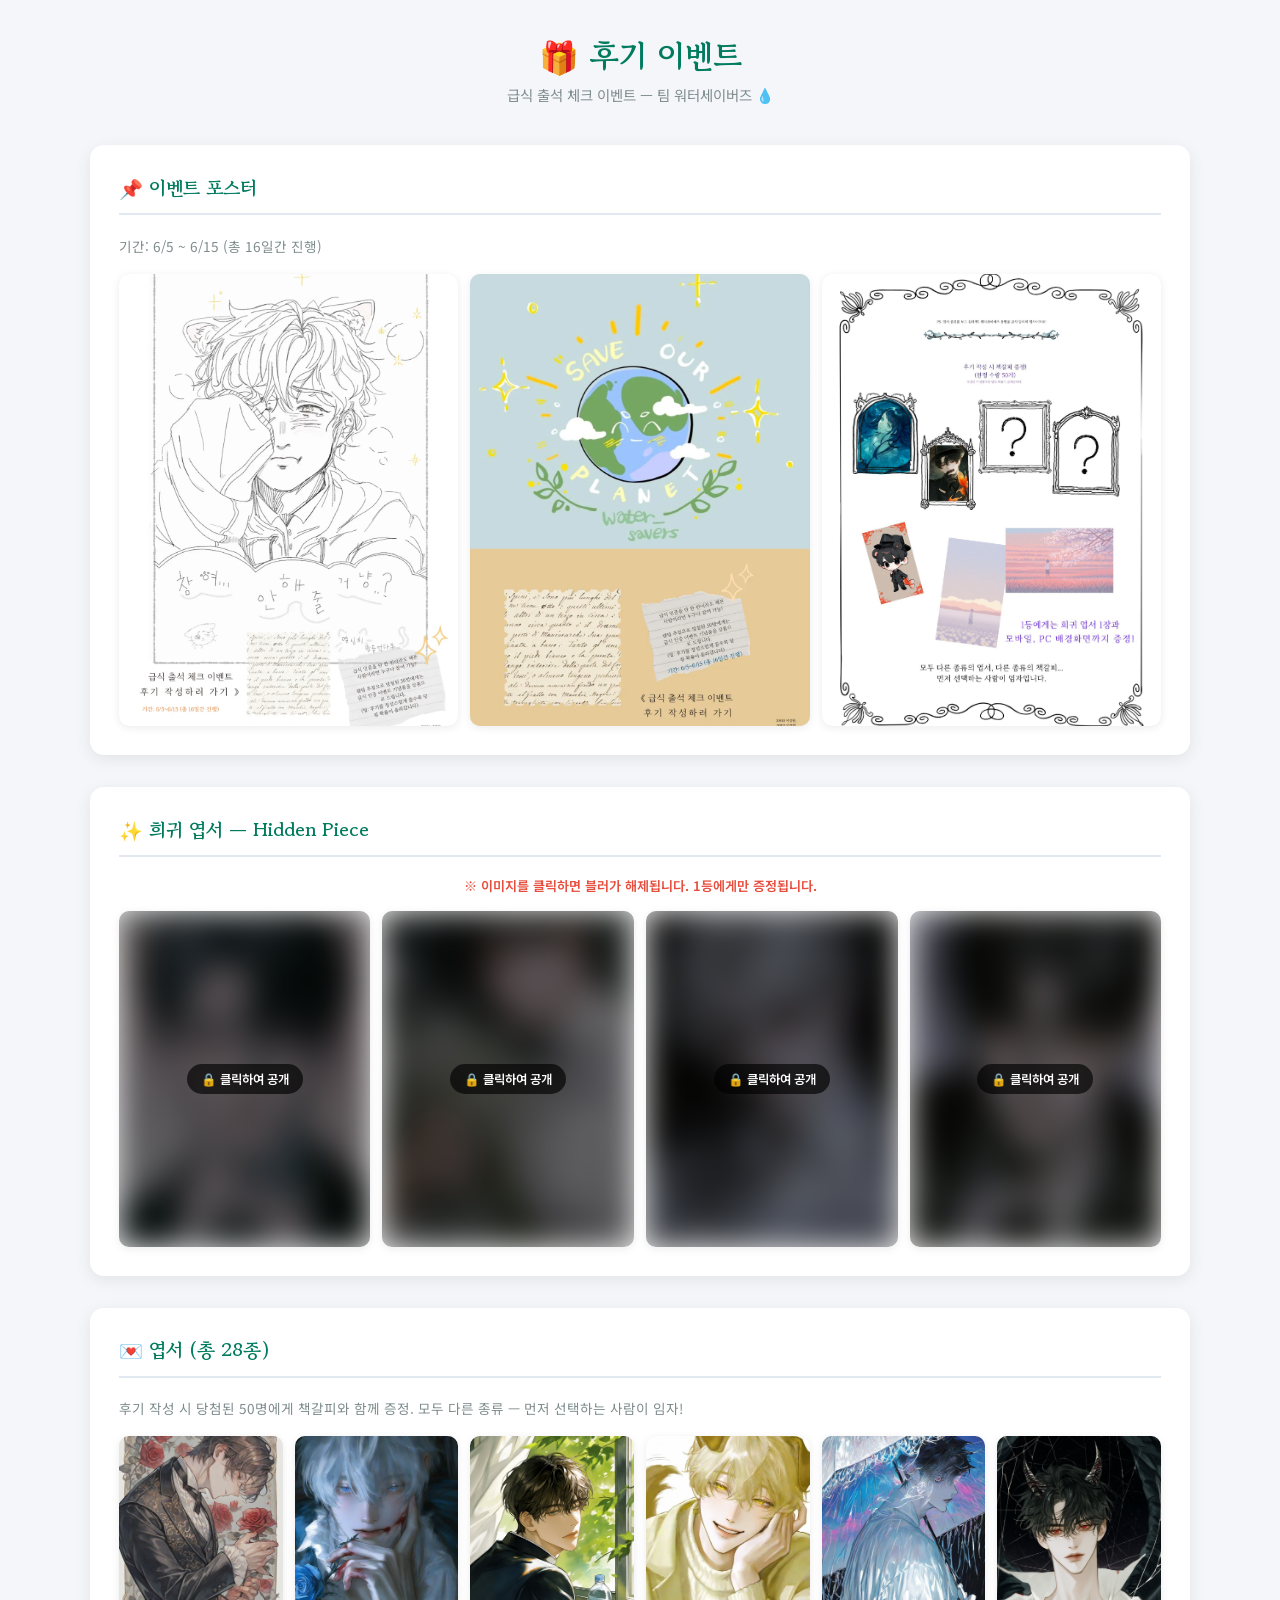
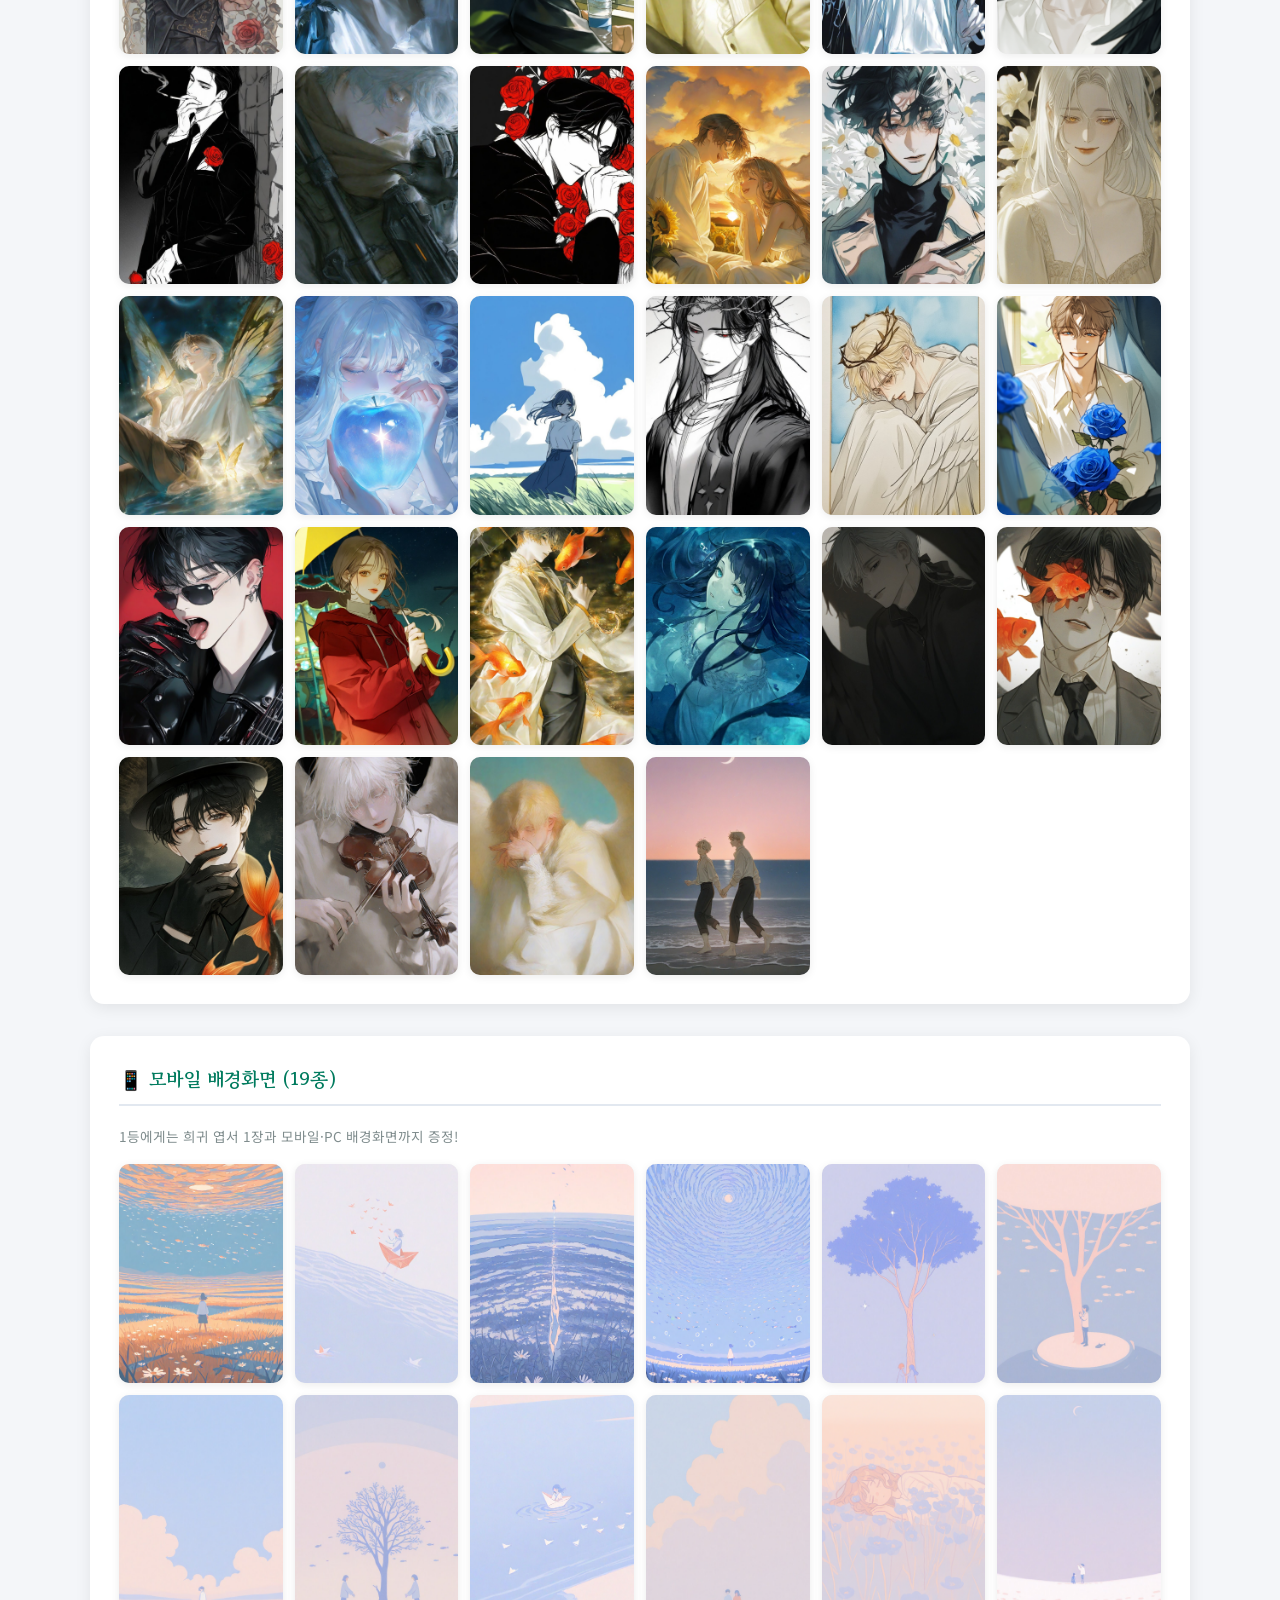
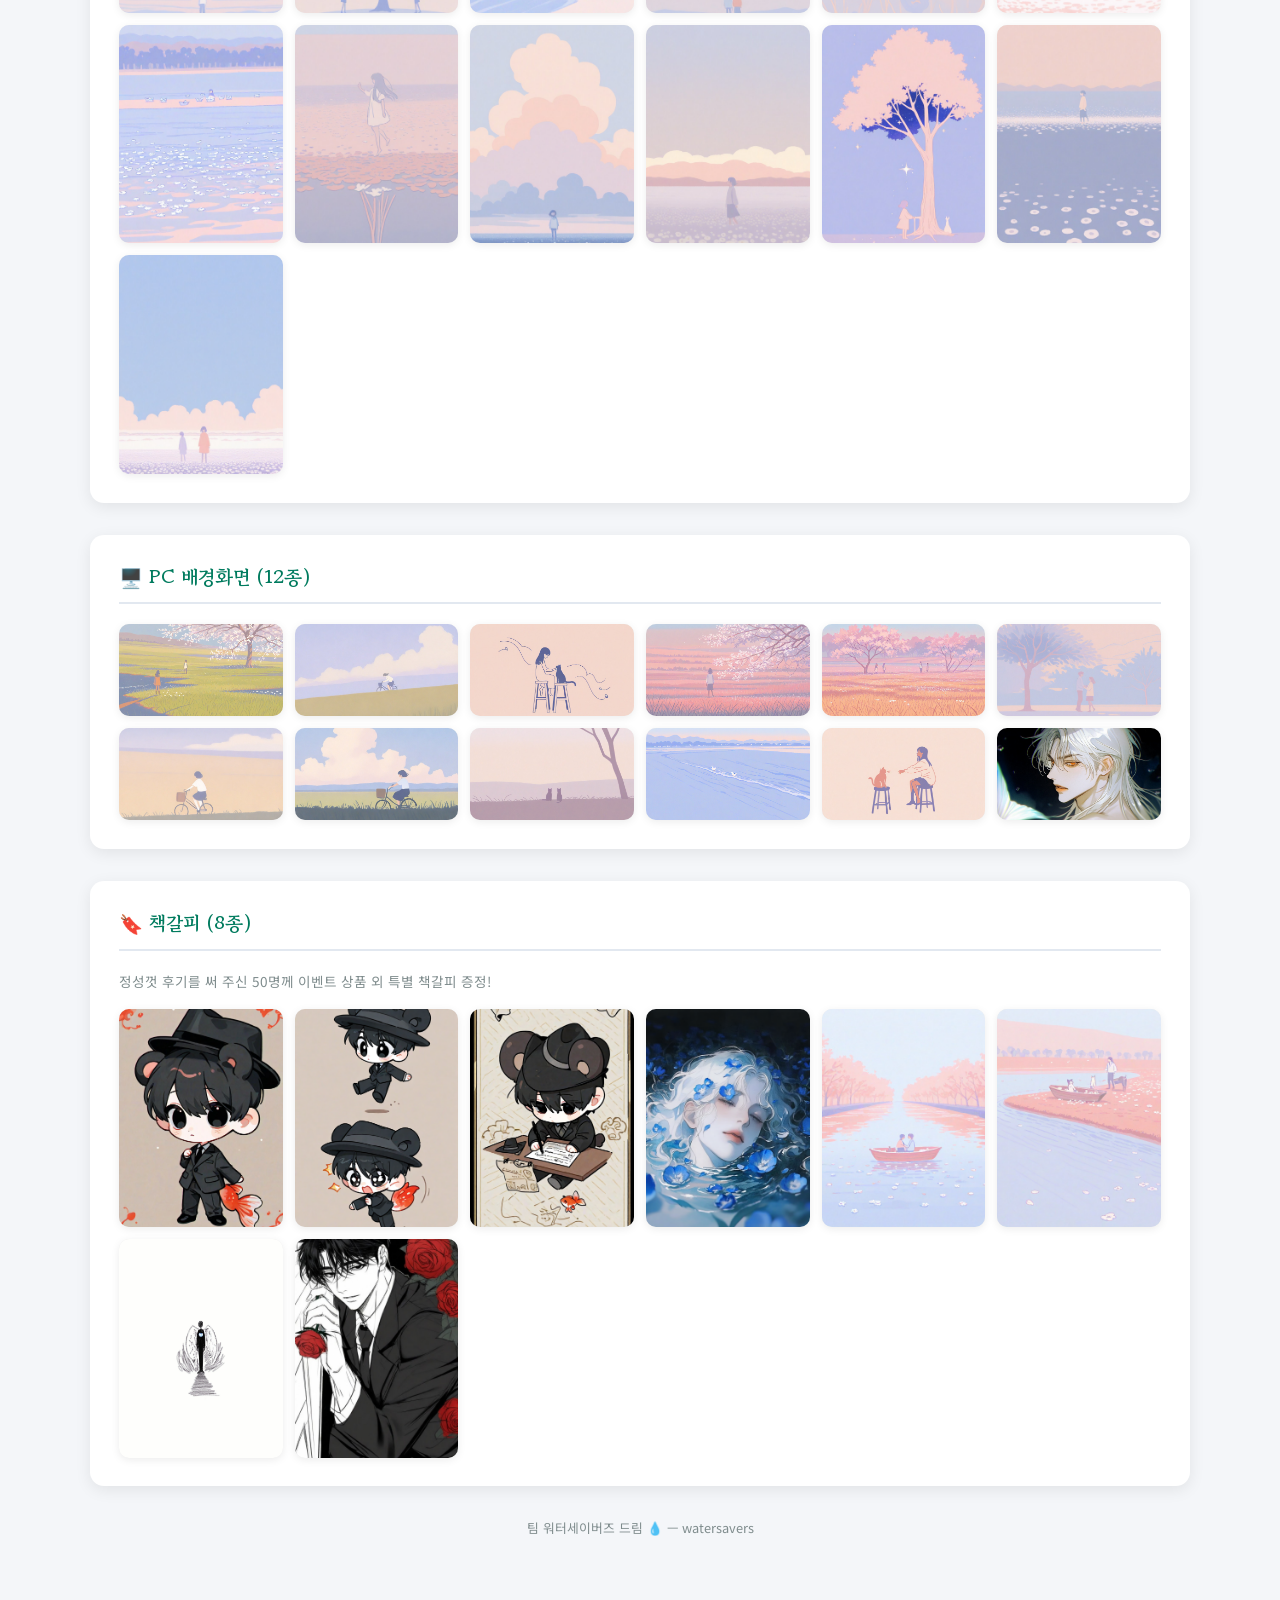
<file: event_notice.html>
<!DOCTYPE html>
<html lang="ko">
<head>
  <meta charset="UTF-8"/>
  <meta name="viewport" content="width=device-width, initial-scale=1.0"/>
  <title>후기 이벤트 — 워터세이버즈</title>
  <link href="https://fonts.googleapis.com/css2?family=Gowun+Batang:wght@400;700&family=Noto+Sans+KR:wght@400;600;700&display=swap" rel="stylesheet"/>
  <style>
    :root {
      --bg:        #f4f6f9;
      --card:      #ffffff;
      --primary:   #007b5e;
      --primary-bg:rgba(0,123,94,0.08);
      --accent:    #e74c3c;
      --text:      #2c3e50;
      --text-sub:  #7f8c8d;
      --border:    #e2e8f0;
      --shadow:    0 4px 16px rgba(0,0,0,0.08);
      --radius:    14px;
    }
    *, *::before, *::after { box-sizing: border-box; margin: 0; padding: 0; }
    body {
      font-family: 'Noto Sans KR', sans-serif;
      background: var(--bg);
      color: var(--text);
      padding: 2rem 1rem 4rem;
    }
    .container { max-width: 1100px; margin: 0 auto; }

    /* 헤더 */
    .page-header { text-align: center; margin-bottom: 2.5rem; }
    .page-header h1 {
      font-family: 'Gowun Batang', serif;
      font-size: 2rem; color: var(--primary);
      margin-bottom: 0.4rem;
    }
    .page-header p { color: var(--text-sub); font-size: 0.9rem; }

    /* 섹션 카드 */
    .section {
      background: var(--card);
      border-radius: var(--radius);
      padding: 1.8rem;
      margin-bottom: 2rem;
      box-shadow: var(--shadow);
    }
    .section-title {
      font-family: 'Gowun Batang', serif;
      font-size: 1.2rem; font-weight: 700;
      color: var(--primary);
      margin-bottom: 1.2rem;
      padding-bottom: 0.7rem;
      border-bottom: 2px solid var(--border);
      display: flex; align-items: center; gap: 0.5rem;
    }
    .section-desc {
      font-size: 0.85rem; color: var(--text-sub);
      margin-bottom: 1rem; line-height: 1.7;
    }

    /* 그리드 */
    .grid {
      display: grid;
      grid-template-columns: repeat(auto-fill, minmax(160px, 1fr));
      gap: 12px;
    }
    .grid-lg  { grid-template-columns: repeat(auto-fill, minmax(260px, 1fr)); }
    .grid-xl  { grid-template-columns: repeat(auto-fill, minmax(220px, 1fr)); }

    /* 이미지 래퍼 */
    .img-wrapper {
      position: relative;
      overflow: hidden;
      border-radius: 10px;
      aspect-ratio: 3/4;
      background: #eee;
      box-shadow: 0 2px 8px rgba(0,0,0,0.08);
      transition: transform 0.25s, box-shadow 0.25s;
    }
    .img-wrapper:hover { transform: translateY(-3px); box-shadow: 0 8px 24px rgba(0,0,0,0.14); }
    .img-wrapper.landscape { aspect-ratio: 16/9; }
    .img-wrapper.square    { aspect-ratio: 1/1;  }
    .img-wrapper img {
      width: 100%; height: 100%;
      object-fit: cover;
      display: block;
      transition: transform 0.3s;
    }
    .img-wrapper:hover img { transform: scale(1.04); }

    /* 히든 피스 */
    .hidden-piece { cursor: pointer; }
    .hidden-piece img {
      filter: blur(16px) brightness(0.4);
      transition: filter 0.5s ease;
    }
    .hidden-piece.revealed img { filter: none; }
    .hidden-piece::after {
      content: '🔒 클릭하여 공개';
      position: absolute; top: 50%; left: 50%;
      transform: translate(-50%, -50%);
      background: rgba(0,0,0,0.65);
      color: #fff; font-size: 0.78rem; font-weight: 600;
      padding: 6px 14px; border-radius: 20px;
      pointer-events: none;
      transition: opacity 0.3s;
      white-space: nowrap;
    }
    .hidden-piece.revealed::after { opacity: 0; }

    /* 히든 배지 */
    .hidden-badge {
      text-align: center;
      font-size: 0.82rem; color: var(--accent);
      font-weight: 600; margin-bottom: 1rem;
    }

    /* 푸터 */
    .footer {
      text-align: center; color: var(--text-sub);
      font-size: 0.8rem; margin-top: 2rem;
    }

    @media(max-width: 600px) {
      .grid    { grid-template-columns: repeat(2, 1fr); }
      .grid-lg { grid-template-columns: repeat(1, 1fr); }
    }
  </style>
</head>
<body>
<div class="container">

  <div class="page-header">
    <h1>🎁 후기 이벤트</h1>
    <p>급식 출석 체크 이벤트 — 팀 워터세이버즈 💧</p>
  </div>

  <!-- 포스터 -->
  <div class="section">
    <div class="section-title">📌 이벤트 포스터</div>
    <p class="section-desc">기간: 6/5 ~ 6/15 (총 16일간 진행)</p>
    <div class="grid grid-lg" id="poster-container"></div>
  </div>

  <!-- 희귀 엽서 히든 피스 -->
  <div class="section">
    <div class="section-title">✨ 희귀 엽서 — Hidden Piece</div>
    <p class="hidden-badge">※ 이미지를 클릭하면 블러가 해제됩니다. 1등에게만 증정됩니다.</p>
    <div class="grid grid-xl" id="hidden-container"></div>
  </div>

  <!-- 일반 엽서 -->
  <div class="section">
    <div class="section-title">💌 엽서 (총 28종)</div>
    <p class="section-desc">후기 작성 시 당첨된 50명에게 책갈피와 함께 증정. 모두 다른 종류 — 먼저 선택하는 사람이 임자!</p>
    <div class="grid" id="postcard-container"></div>
  </div>

  <!-- 모바일 배경화면 -->
  <div class="section">
    <div class="section-title">📱 모바일 배경화면 (19종)</div>
    <p class="section-desc">1등에게는 희귀 엽서 1장과 모바일·PC 배경화면까지 증정!</p>
    <div class="grid" id="mobile-container"></div>
  </div>

  <!-- PC 배경화면 -->
  <div class="section">
    <div class="section-title">🖥️ PC 배경화면 (12종)</div>
    <div class="grid" id="pc-container"></div>
  </div>

  <!-- 책갈피 -->
  <div class="section">
    <div class="section-title">🔖 책갈피 (8종)</div>
    <p class="section-desc">정성껏 후기를 써 주신 50명께 이벤트 상품 외 특별 책갈피 증정!</p>
    <div class="grid" id="bookmark-container"></div>
  </div>

  <div class="footer">팀 워터세이버즈 드림 💧 — watersavers</div>
</div>

<script>
  function createImages(containerId, count, prefix, isHidden, isLandscape, isSquare) {
    const container = document.getElementById(containerId);
    for (let i = 0; i < count; i++) {
      const wrapper = document.createElement('div');
      wrapper.className = 'img-wrapper';
      if (isLandscape) wrapper.classList.add('landscape');
      if (isSquare)    wrapper.classList.add('square');
      if (isHidden)    wrapper.classList.add('hidden-piece');

      const img = document.createElement('img');
      img.src     = `images/${prefix}${i}.jpg`;
      img.alt     = `${prefix} ${i}`;
      img.loading = 'lazy';
      wrapper.appendChild(img);

      if (isHidden) {
        wrapper.addEventListener('click', function () {
          this.classList.toggle('revealed');
        });
      }
      container.appendChild(wrapper);
    }
  }

  createImages('poster-container',   3,  'poster',    false, false, false);
  createImages('hidden-container',   4,  'hidden',    true,  false, false);
  createImages('postcard-container', 28, 'postcard',  false, false, false);
  createImages('mobile-container',   19, 'mobile',    false, false, false);
  createImages('pc-container',       12, 'pc',        false, true,  false);
  createImages('bookmark-container', 8,  'bookmark',  false, false, false);
</script>
</body>
</html>
</file>
